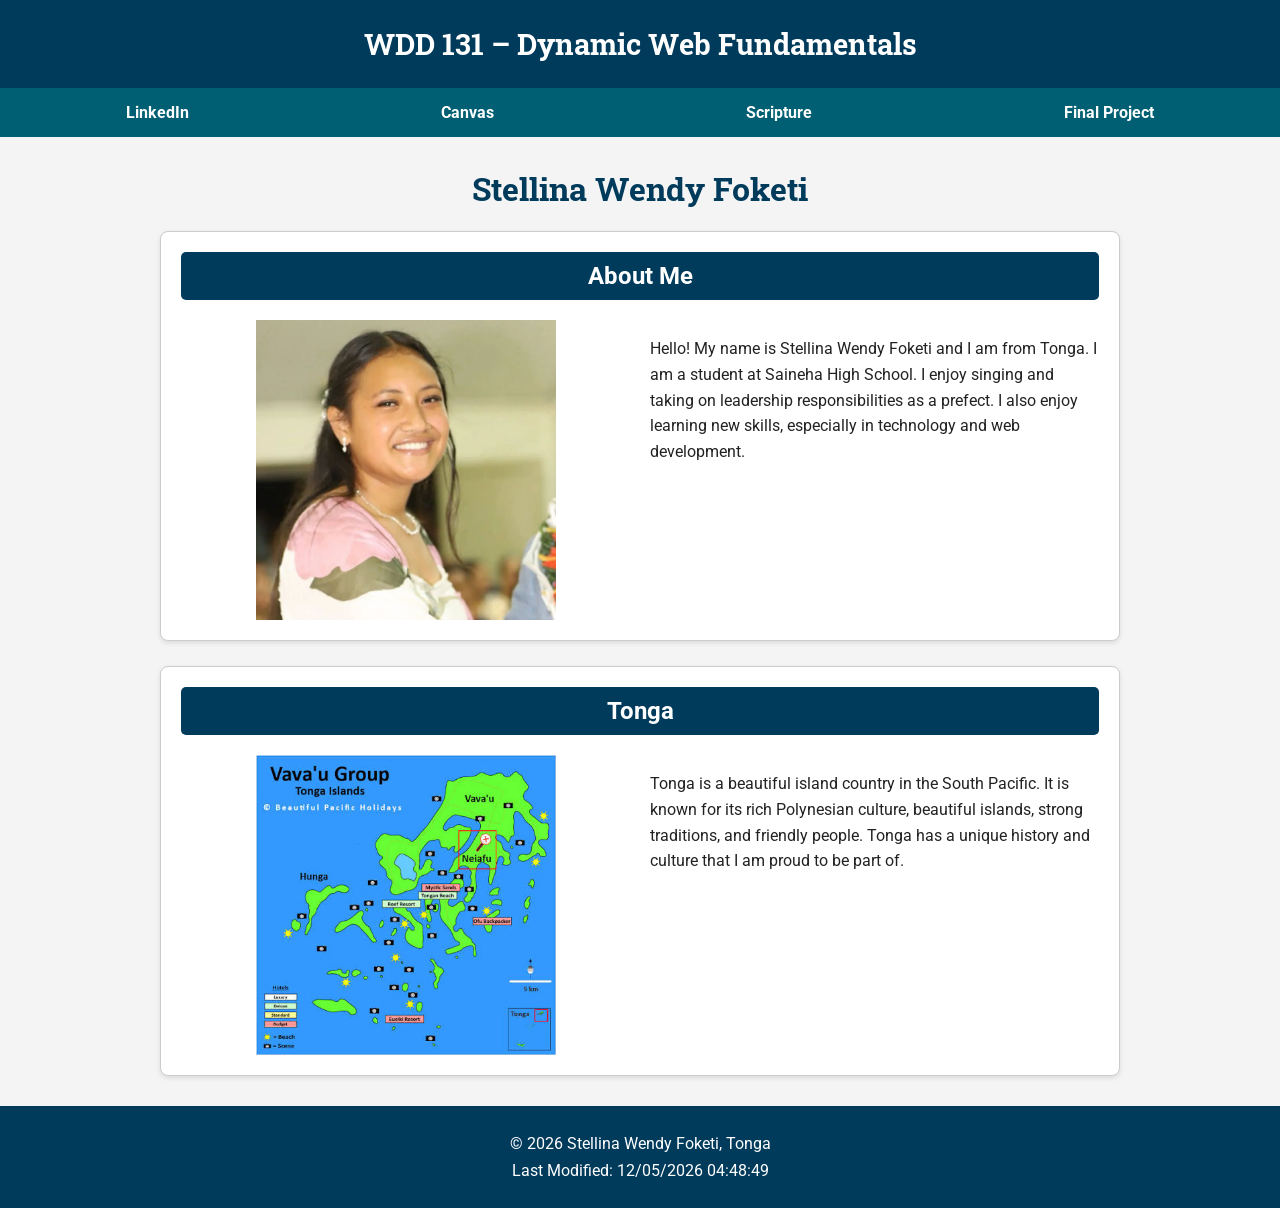
<file: index.html>
<!DOCTYPE html>
<html lang="en-US">

<head>
  <meta charset="UTF-8">
  <meta name="viewport" content="width=device-width, initial-scale=1.0">

  <title>WDD 131 – Dynamic Web Fundamentals – Stellina Wendy Foketi</title>

  <meta name="description"
    content="WDD 131 – Dynamic Web Fundamentals – Stellina Wendy Foketi. A student webpage about web development, learning, Tonga, sing, and leadership.">
    
  <meta name="author" content="Stellina Wendy Foketi">

  <!-- Google Fonts -->

<link rel="preconnect" href="https://fonts.googleapis.com"> <link rel="preconnect" href="https://fonts.gstatic.com" crossorigin> <link href="https://fonts.googleapis.com/css2?family=Roboto:wght@400;500;700&family=Roboto+Slab:wght@700&display=swap" rel="stylesheet">

<!-- External CSS file -->

<link rel="stylesheet" href="styles/base.css">

<!-- External JavaScript file -->

<script src="scripts/getdates.js" defer></script>
</head>

<body>

  <header>
    <span id="course-title">WDD 131 – Dynamic Web Fundamentals</span>

    <nav>
      <a href="https://www.linkedin.com/" target="_blank">LinkedIn</a>
      <a href="https://byupw.instructure.com/" target="_blank">Canvas</a>
      <a href="https://www.churchofjesuschrist.org/study/scriptures" target="_blank">Scripture</a>
      <a href="#">Final Project</a>
    </nav>
  </header>

  <main>

    <h1>Stellina Wendy Foketi</h1>

    <section class="card">
  <h2>About Me</h2>

  <img src="images/profile.jpg" alt="Stellina Wendy Foketi">

  <p>
    Hello! My name is Stellina Wendy Foketi and I am from Tonga.
    I am a student at Saineha High School. I enjoy singing and
    taking on leadership responsibilities as a prefect. I also enjoy
    learning new skills, especially in technology and web development.
  </p>
</section>

<section class="card">
  <h2>Tonga</h2>

  <img src="images/tonga.jpg" alt="Beautiful coastal landscape in Tonga">

  <p>
    Tonga is a beautiful island country in the South Pacific.
    It is known for its rich Polynesian culture, beautiful islands,
    strong traditions, and friendly people. Tonga has a unique history
    and culture that I am proud to be part of.
  </p>
</section>


  </main>

  <footer>
    <p>
      &copy; <span id="currentyear"></span>
      Stellina Wendy Foketi, Tonga
    </p>

    <p id="lastModified"></p>
  </footer>

</body>
</html>
</file>
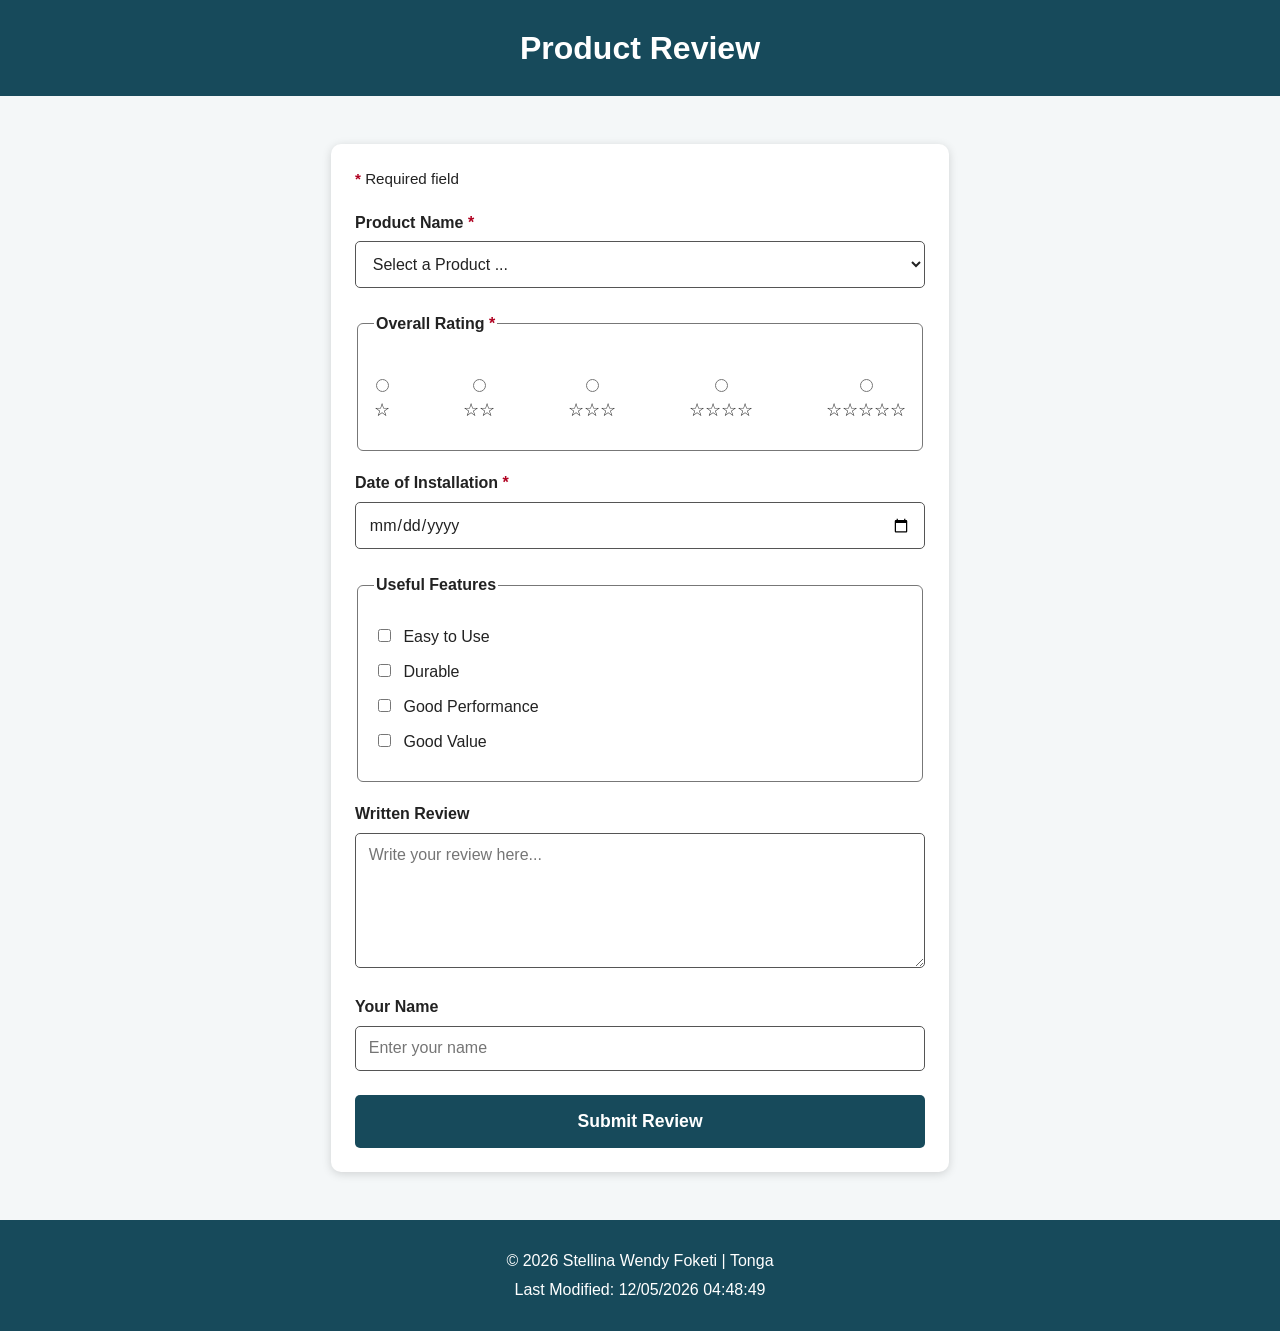
<file: form.html>
<!DOCTYPE html>
<html lang="en">
<head>
    <meta charset="UTF-8">
    <meta name="viewport" content="width=device-width, initial-scale=1.0">
    <meta name="description" content="Complete this product review form to rate a product, share useful features, and provide your feedback.">
    <meta name="author" content="Stellina Wendy Foketi">
    <title>Product Review Form</title>
    <link rel="stylesheet" href="styles/form.css">
    <script src="scripts/form.js" defer></script>
</head>

<body>
    <header>
        <h1>Product Review</h1>
    </header>

    <main>
        <form method="get" action="review.html">

            <p class="required-note">
                <span class="required">*</span> Required field
            </p>

            <div class="form-group">
                <label for="productName">
                    Product Name <span class="required">*</span>
                </label>

                <select id="productName" name="productName" required>
                    <option value="" disabled selected>Select a Product ...</option>
                </select>
            </div>

            <fieldset>
                <legend>
                    Overall Rating <span class="required">*</span>
                </legend>

                <div class="rating">
                    <label for="rating1">
                        <input
                            type="radio"
                            id="rating1"
                            name="rating"
                            value="1"
                            required>
                        ☆
                    </label>

                    <label for="rating2">
                        <input
                            type="radio"
                            id="rating2"
                            name="rating"
                            value="2"
                            required>
                        ☆☆
                    </label>

                    <label for="rating3">
                        <input
                            type="radio"
                            id="rating3"
                            name="rating"
                            value="3"
                            required>
                        ☆☆☆
                    </label>

                    <label for="rating4">
                        <input
                            type="radio"
                            id="rating4"
                            name="rating"
                            value="4"
                            required>
                        ☆☆☆☆
                    </label>

                    <label for="rating5">
                        <input
                            type="radio"
                            id="rating5"
                            name="rating"
                            value="5"
                            required>
                        ☆☆☆☆☆
                    </label>
                </div>
            </fieldset>

            <div class="form-group">
                <label for="installationDate">
                    Date of Installation <span class="required">*</span>
                </label>

                <input
                    type="date"
                    id="installationDate"
                    name="installationDate"
                    required>
            </div>

            <fieldset>
                <legend>Useful Features</legend>

                <label for="feature1">
                    <input
                        type="checkbox"
                        id="feature1"
                        name="features"
                        value="easy-to-use">
                    Easy to Use
                </label>

                <label for="feature2">
                    <input
                        type="checkbox"
                        id="feature2"
                        name="features"
                        value="durable">
                    Durable
                </label>

                <label for="feature3">
                    <input
                        type="checkbox"
                        id="feature3"
                        name="features"
                        value="good-performance">
                    Good Performance
                </label>

                <label for="feature4">
                    <input
                        type="checkbox"
                        id="feature4"
                        name="features"
                        value="good-value">
                    Good Value
                </label>
            </fieldset>

            <div class="form-group">
                <label for="writtenReview">
                    Written Review
                </label>

                <textarea
                    id="writtenReview"
                    name="writtenReview"
                    rows="6"
                    placeholder="Write your review here..."></textarea>
            </div>

            <div class="form-group">
                <label for="userName">
                    Your Name
                </label>

                <input
                    type="text"
                    id="userName"
                    name="userName"
                    placeholder="Enter your name">
            </div>

            <input
                type="submit"
                value="Submit Review">
        </form>
    </main>

    <footer>
        <p>&copy; <span id="currentyear"></span> Stellina Wendy Foketi | Tonga</p>
        <p>Last Modified: <span id="lastModified"></span></p>
    </footer>
</body>
</html>
</file>
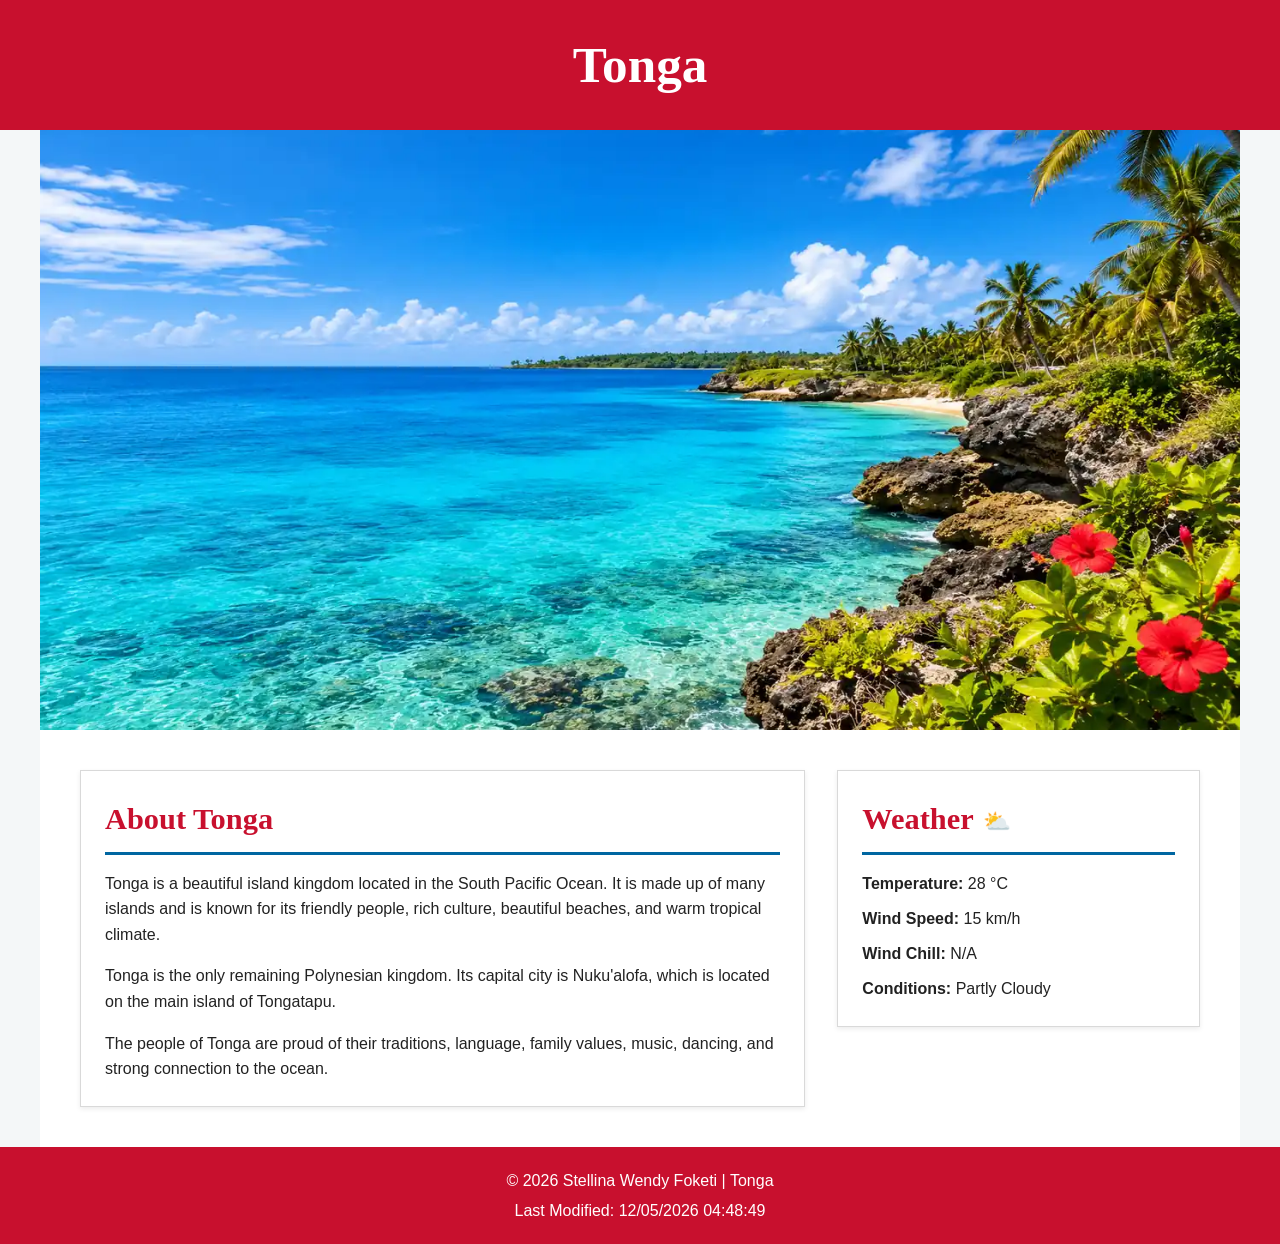
<file: place.html>
<!DOCTYPE html>
<html lang="en">
<head>
    <meta charset="UTF-8">
    <meta name="viewport" content="width=device-width, initial-scale=1.0">

    <meta name="description"
        content="Learn about Tonga, a beautiful island kingdom in the South Pacific, including its culture, location, and weather.">
    <meta name="author" content="Stellina Wendy Foketi">

    <title>Tonga | WDD 131</title>

    <link rel="stylesheet" href="styles/place.css">
    <script src="scripts/place.js" defer></script>
</head>

<body>

    <header>
        <h1>Tonga</h1>
    </header>

    <main>

        <section class="hero">
            <img
                src="images/tonga-small.webp"
                srcset="
                    images/tonga-small.webp 600w,
                    images/tonga-large.webp 1200w"
                sizes="100vw"
                width="1200"
                height="675"
                alt="Beautiful tropical coastline of Tonga"
                loading="eager">
        </section>

        <div class="content">

            <section class="card about">
                <h2>About Tonga</h2>

                <div class="about-text">
                    <p>
                        Tonga is a beautiful island kingdom located in the
                        South Pacific Ocean. It is made up of many islands
                        and is known for its friendly people, rich culture,
                        beautiful beaches, and warm tropical climate.
                    </p>

                    <p>
                        Tonga is the only remaining Polynesian kingdom.
                        Its capital city is Nuku'alofa, which is located
                        on the main island of Tongatapu.
                    </p>

                    <p>
                        The people of Tonga are proud of their traditions,
                        language, family values, music, dancing, and strong
                        connection to the ocean.
                    </p>
                </div>
            </section>

            <section class="card weather">
                <h2>Weather</h2>

                <!-- SVG is used in the mobile view -->
                <img
                    class="weather-svg"
                    src="images/weather.svg"
                    width="60"
                    height="60"
                    alt="Partly cloudy weather">

                <!-- Emoticon is displayed in the wider view -->
                <div class="weather-info">

                    <p>
                        <strong>Temperature:</strong>
                        <span id="temperature">28</span> °C
                    </p>

                    <p>
                        <strong>Wind Speed:</strong>
                        <span id="wind-speed">15</span> km/h
                    </p>

                    <p>
                        <strong>Wind Chill:</strong>
                        <span id="wind-chill">N/A</span>
                    </p>

                    <p>
                        <strong>Conditions:</strong>
                        Partly Cloudy
                    </p>

                </div>
            </section>

        </div>

    </main>

    <footer>
        <p>
            &copy; <span id="currentyear"></span>
            Stellina Wendy Foketi | Tonga
        </p>

        <p>
            Last Modified:
            <span id="lastModified"></span>
        </p>
    </footer>

</body>
</html>
</file>
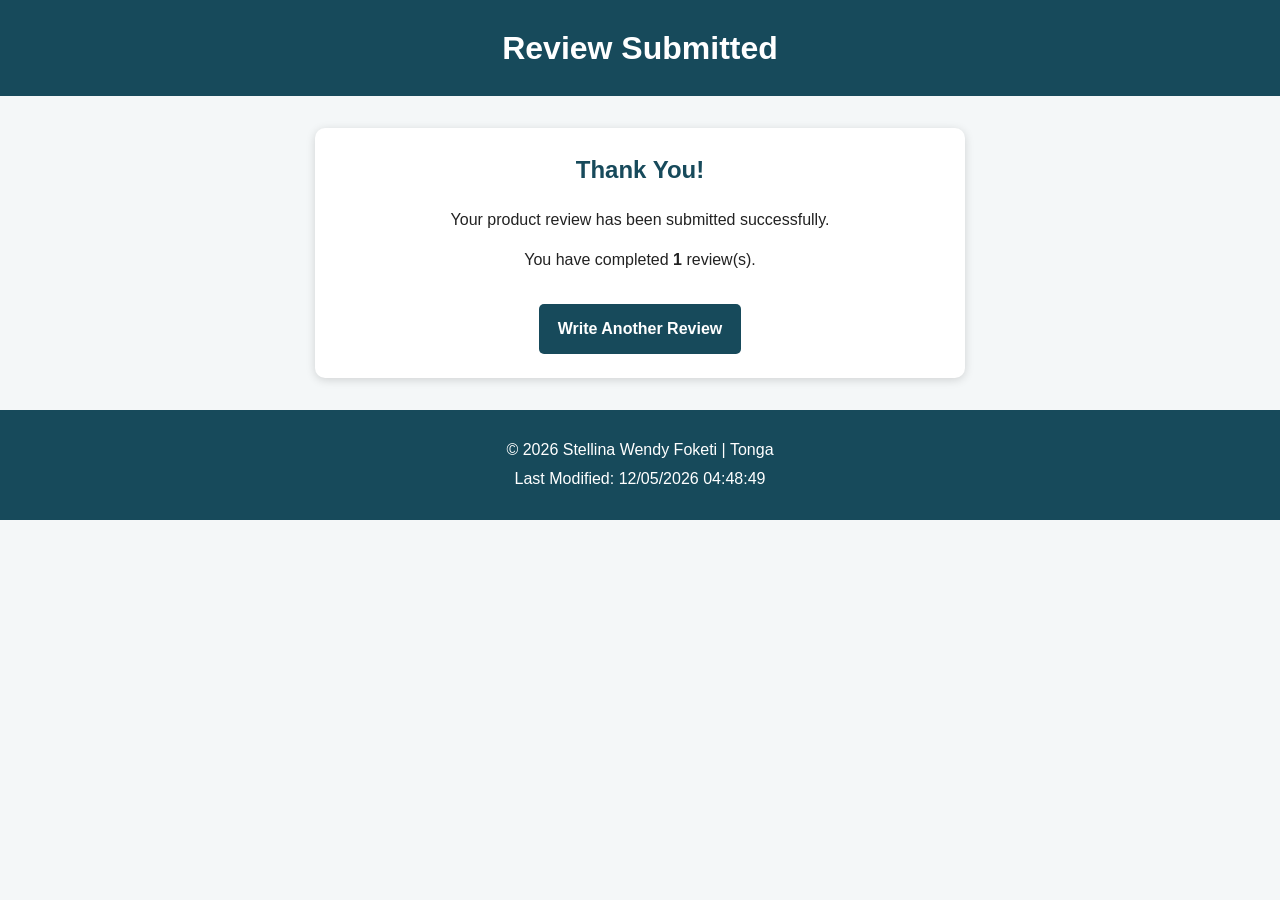
<file: review.html>
<!DOCTYPE html>
<html lang="en">
<head>
    <meta charset="UTF-8">
    <meta name="viewport" content="width=device-width, initial-scale=1.0">
    <meta name="description" content="Review submission confirmation showing the number of product reviews completed.">
    <meta name="author" content="Stellina Wendy Foketi">
    <title>Product Review Confirmation</title>
    <link rel="stylesheet" href="styles/form.css">
    <script src="scripts/review.js" defer></script>
</head>

<body>
    <header>
        <h1>Review Submitted</h1>
    </header>

    <main class="confirmation">
        <h2>Thank You!</h2>

        <p>
            Your product review has been submitted successfully.
        </p>

        <p>
            You have completed
            <strong id="reviewCounter">0</strong>
            review(s).
        </p>

        <a href="form.html" class="back-button">
            Write Another Review
        </a>
    </main>

    <footer>
        <p>&copy; <span id="currentyear"></span> Stellina Wendy Foketi | Tonga</p>
        <p>Last Modified: <span id="lastModified"></span></p>
    </footer>
</body>
</html>
</file>
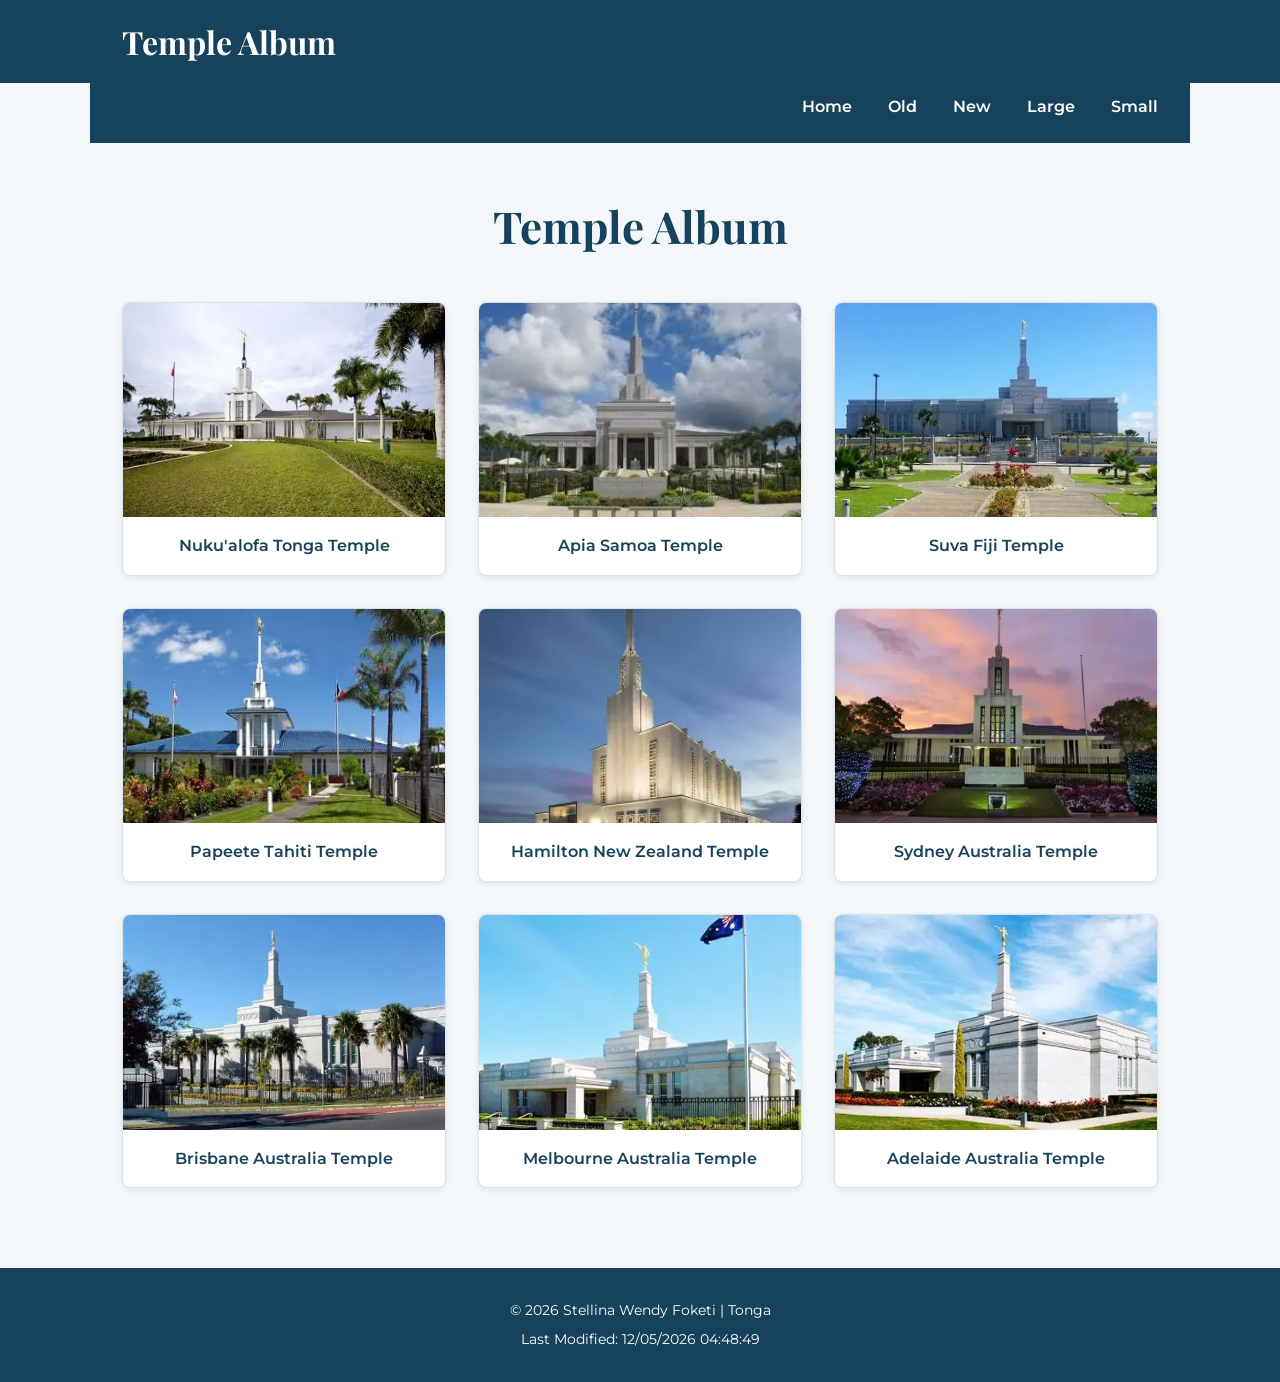
<file: temples.html>
<!DOCTYPE html>
<html lang="en-US">

<head>
    <meta charset="UTF-8">
    <meta name="viewport" content="width=device-width, initial-scale=1.0">

    <meta name="description"
        content="Temple Album featuring temples of The Church of Jesus Christ of Latter-day Saints.">
    <meta name="author" content="Stellina Wendy Foketi">

    <title>Temple Album | Stellina Wendy Foketi</title>

    <link rel="preconnect" href="https://fonts.googleapis.com">
    <link rel="preconnect" href="https://fonts.gstatic.com" crossorigin>

    <link href="https://fonts.googleapis.com/css2?family=Montserrat:wght@400;500;600;700&family=Playfair+Display:wght@600;700&display=swap"
        rel="stylesheet">

    <link rel="stylesheet" href="styles/temples.css">
    <link rel="stylesheet" href="styles/temples-large.css">

    <script src="scripts/temples.js" defer></script>
</head>

<body>

    <header>
        <div class="header-content">

            <span>Temple Album</span>

            <button id="menu-button"
                type="button"
                aria-label="Open navigation menu"
                aria-expanded="false">
                ☰
            </button>

        </div>
    </header>

    <nav id="navigation">
        <a href="#">Home</a>
        <a href="#">Old</a>
        <a href="#">New</a>
        <a href="#">Large</a>
        <a href="#">Small</a>
    </nav>

    <main>

        <h1>Temple Album</h1>

        <section class="temple-grid">

            <figure>
                <img src="images/nukualofa.jpg"
                    alt="Nuku'alofa Tonga Temple"
                    loading="lazy">
                <figcaption>Nuku'alofa Tonga Temple</figcaption>
            </figure>

            <figure>
                <img src="images/apia.jpg"
                    alt="Apia Samoa Temple"
                    loading="lazy">
                <figcaption>Apia Samoa Temple</figcaption>
            </figure>

            <figure>
                <img src="images/suva.jpg"
                    alt="Suva Fiji Temple"
                    loading="lazy">
                <figcaption>Suva Fiji Temple</figcaption>
            </figure>

            <figure>
                <img src="images/papeete.jpg"
                    alt="Papeete Tahiti Temple"
                    loading="lazy">
                <figcaption>Papeete Tahiti Temple</figcaption>
            </figure>

            <figure>
                <img src="images/hamilton.jpg"
                    alt="Hamilton New Zealand Temple"
                    loading="lazy">
                <figcaption>Hamilton New Zealand Temple</figcaption>
            </figure>

            <figure>
                <img src="images/sydney.jpg"
                    alt="Sydney Australia Temple"
                    loading="lazy">
                <figcaption>Sydney Australia Temple</figcaption>
            </figure>

            <figure>
                <img src="images/brisbane.jpg"
                    alt="Brisbane Australia Temple"
                    loading="lazy">
                <figcaption>Brisbane Australia Temple</figcaption>
            </figure>

            <figure>
                <img src="images/melbourne.jpg"
                    alt="Melbourne Australia Temple"
                    loading="lazy">
                <figcaption>Melbourne Australia Temple</figcaption>
            </figure>

            <figure>
                <img src="images/adelaide.jpg"
                    alt="Adelaide Australia Temple"
                    loading="lazy">
                <figcaption>Adelaide Australia Temple</figcaption>
            </figure>

        </section>

    </main>

    <footer>

        <p>
            &copy; <span id="currentyear"></span>
            Stellina Wendy Foketi | Tonga
        </p>

        <p id="lastModified"></p>

    </footer>

</body>

</html>
</file>
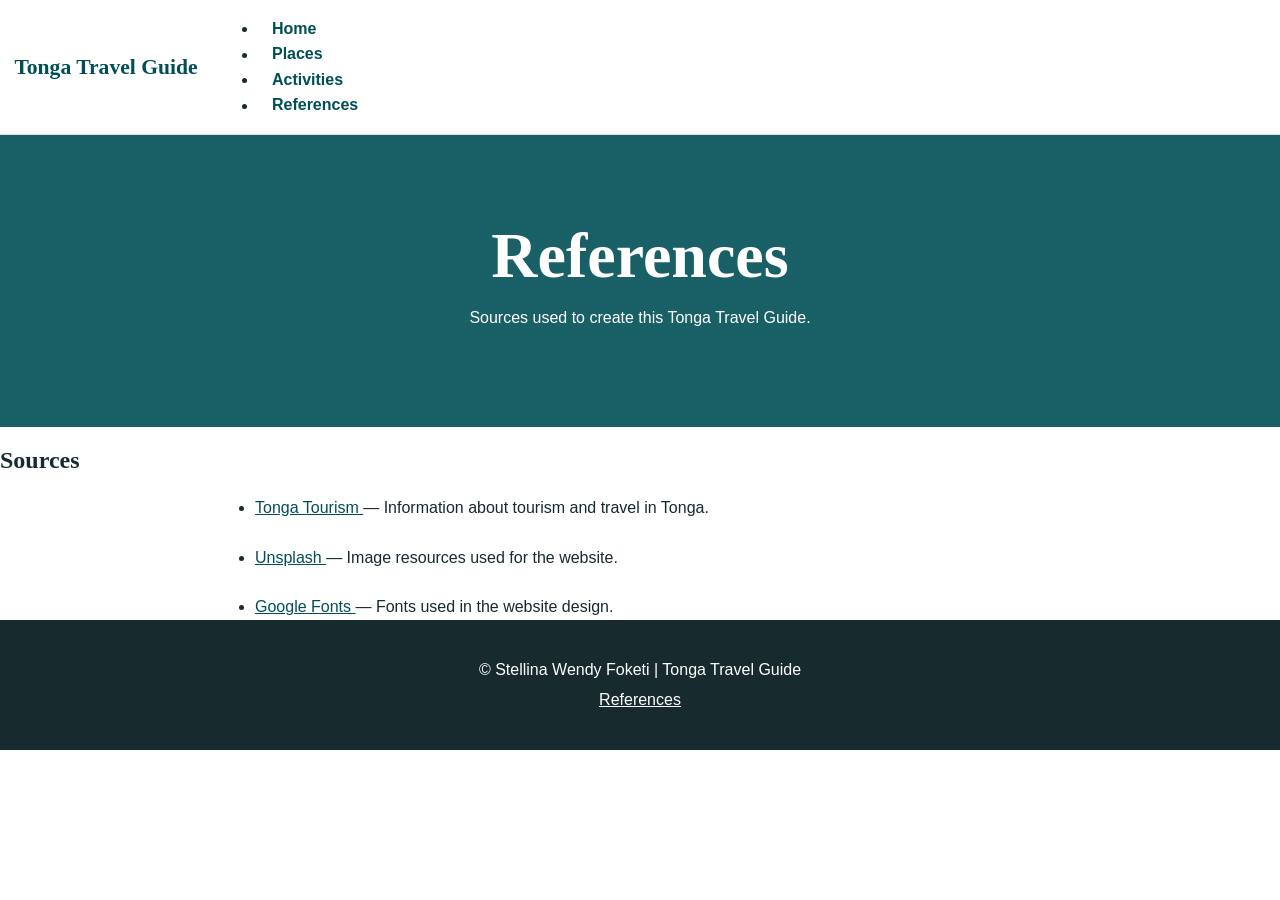
<file: project/references.html>
<!DOCTYPE html>
<html lang="en">
<head>
    <meta charset="UTF-8">
    <meta name="viewport" content="width=device-width, initial-scale=1.0">
    <meta name="description" content="References and sources used for the Tonga Travel Guide.">
    <meta name="author" content="Stellina Wendy Foketi">
    <title>References | Tonga Travel Guide</title>

    <link rel="stylesheet" href="styles/project.css">
    <script src="scripts/project.js" defer></script>
</head>

<body>
    <header>
        <nav class="navbar">
            <a class="logo" href="index.html">Tonga Travel Guide</a>

            <button class="menu-button" aria-label="Open navigation menu">
                ☰
            </button>

            <ul class="nav-links">
                <li><a href="index.html">Home</a></li>
                <li><a href="places.html">Places</a></li>
                <li><a href="activities.html">Activities</a></li>
                <li><a href="references.html">References</a></li>
            </ul>
        </nav>
    </header>

    <main>
        <section class="page-banner">
            <h1>References</h1>
            <p>Sources used to create this Tonga Travel Guide.</p>
        </section>

        <section class="content-section">
            <h2>Sources</h2>

            <ul class="reference-list">
                <li>
                    <a href="https://www.tongatourism.travel/" target="_blank" rel="noopener">
                        Tonga Tourism
                    </a>
                    — Information about tourism and travel in Tonga.
                </li>

                <li>
                    <a href="https://unsplash.com/" target="_blank" rel="noopener">
                        Unsplash
                    </a>
                    — Image resources used for the website.
                </li>

                <li>
                    <a href="https://fonts.google.com/" target="_blank" rel="noopener">
                        Google Fonts
                    </a>
                    — Fonts used in the website design.
                </li>
            </ul>
        </section>
    </main>

    <footer>
        <p>&copy; <span id="currentyear"></span> Stellina Wendy Foketi | Tonga Travel Guide</p>
        <p><a href="references.html">References</a></p>
    </footer>
</body>
</html>
</file>
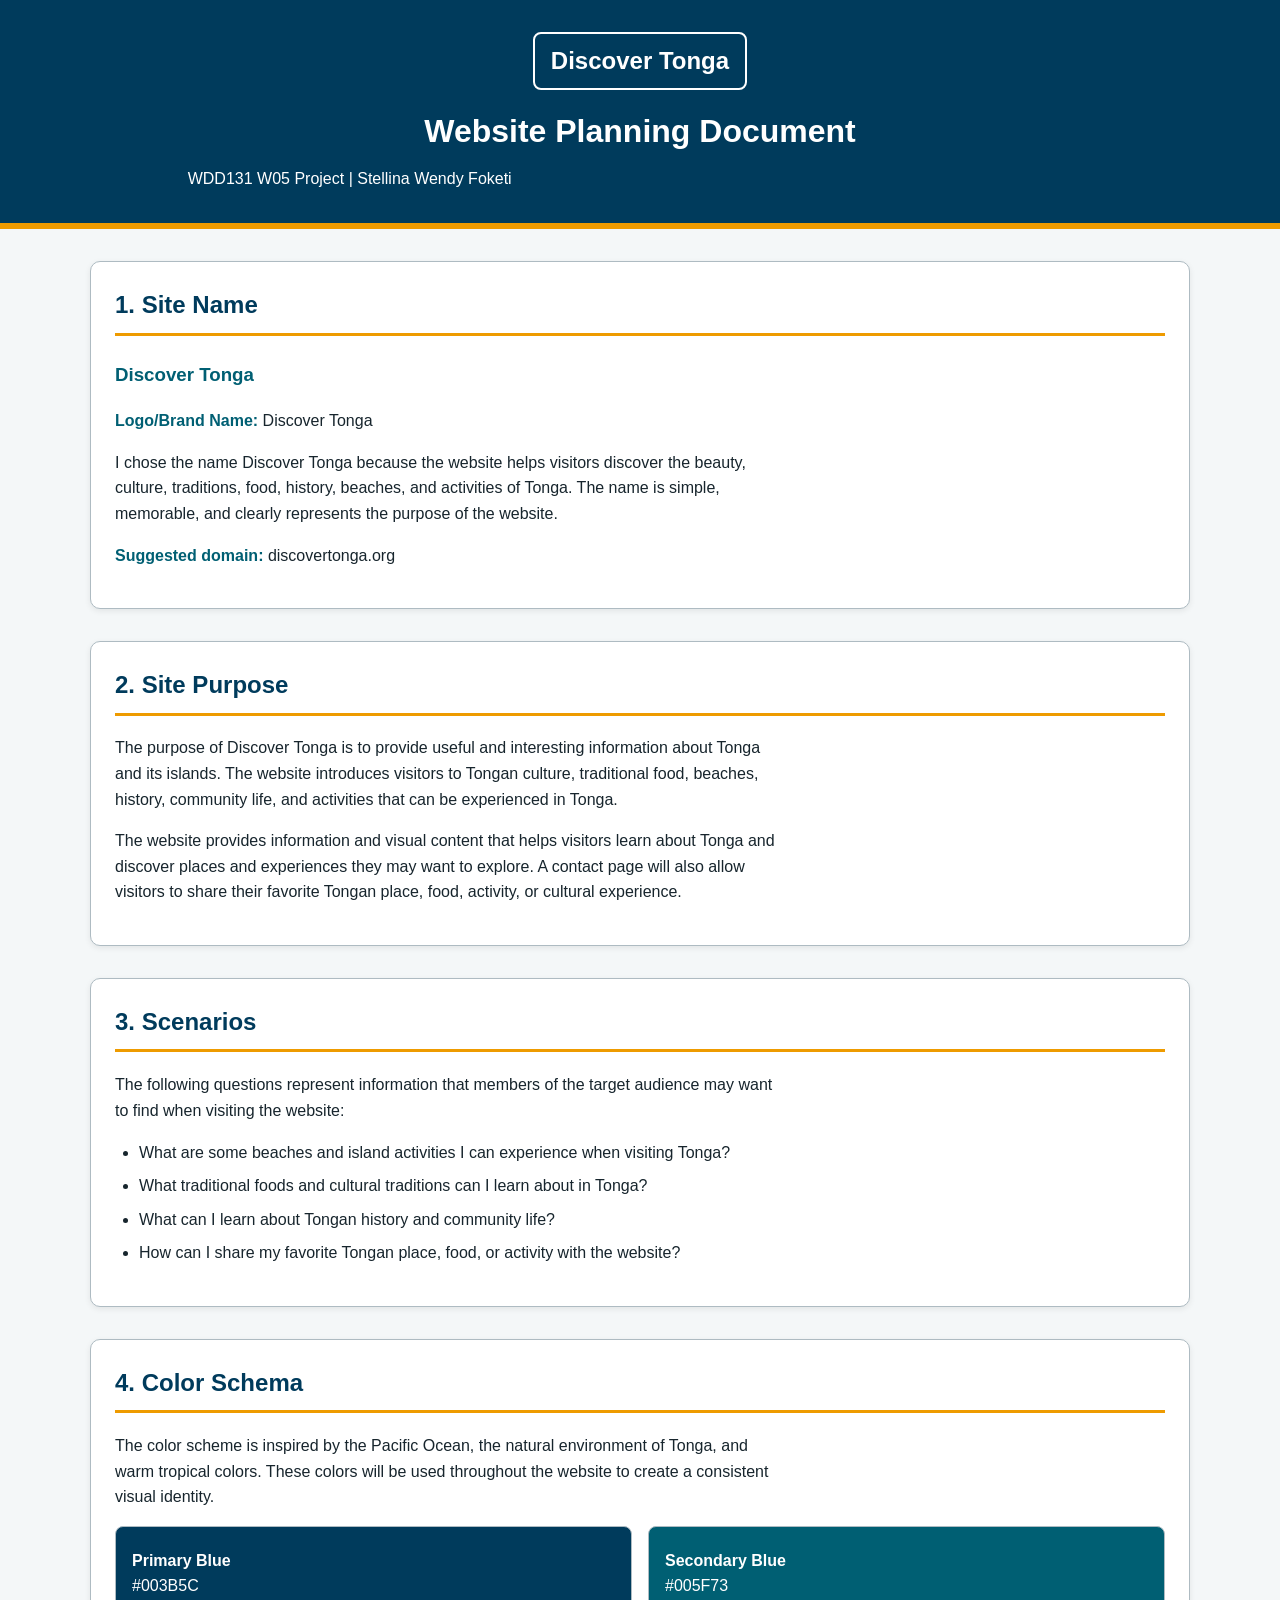
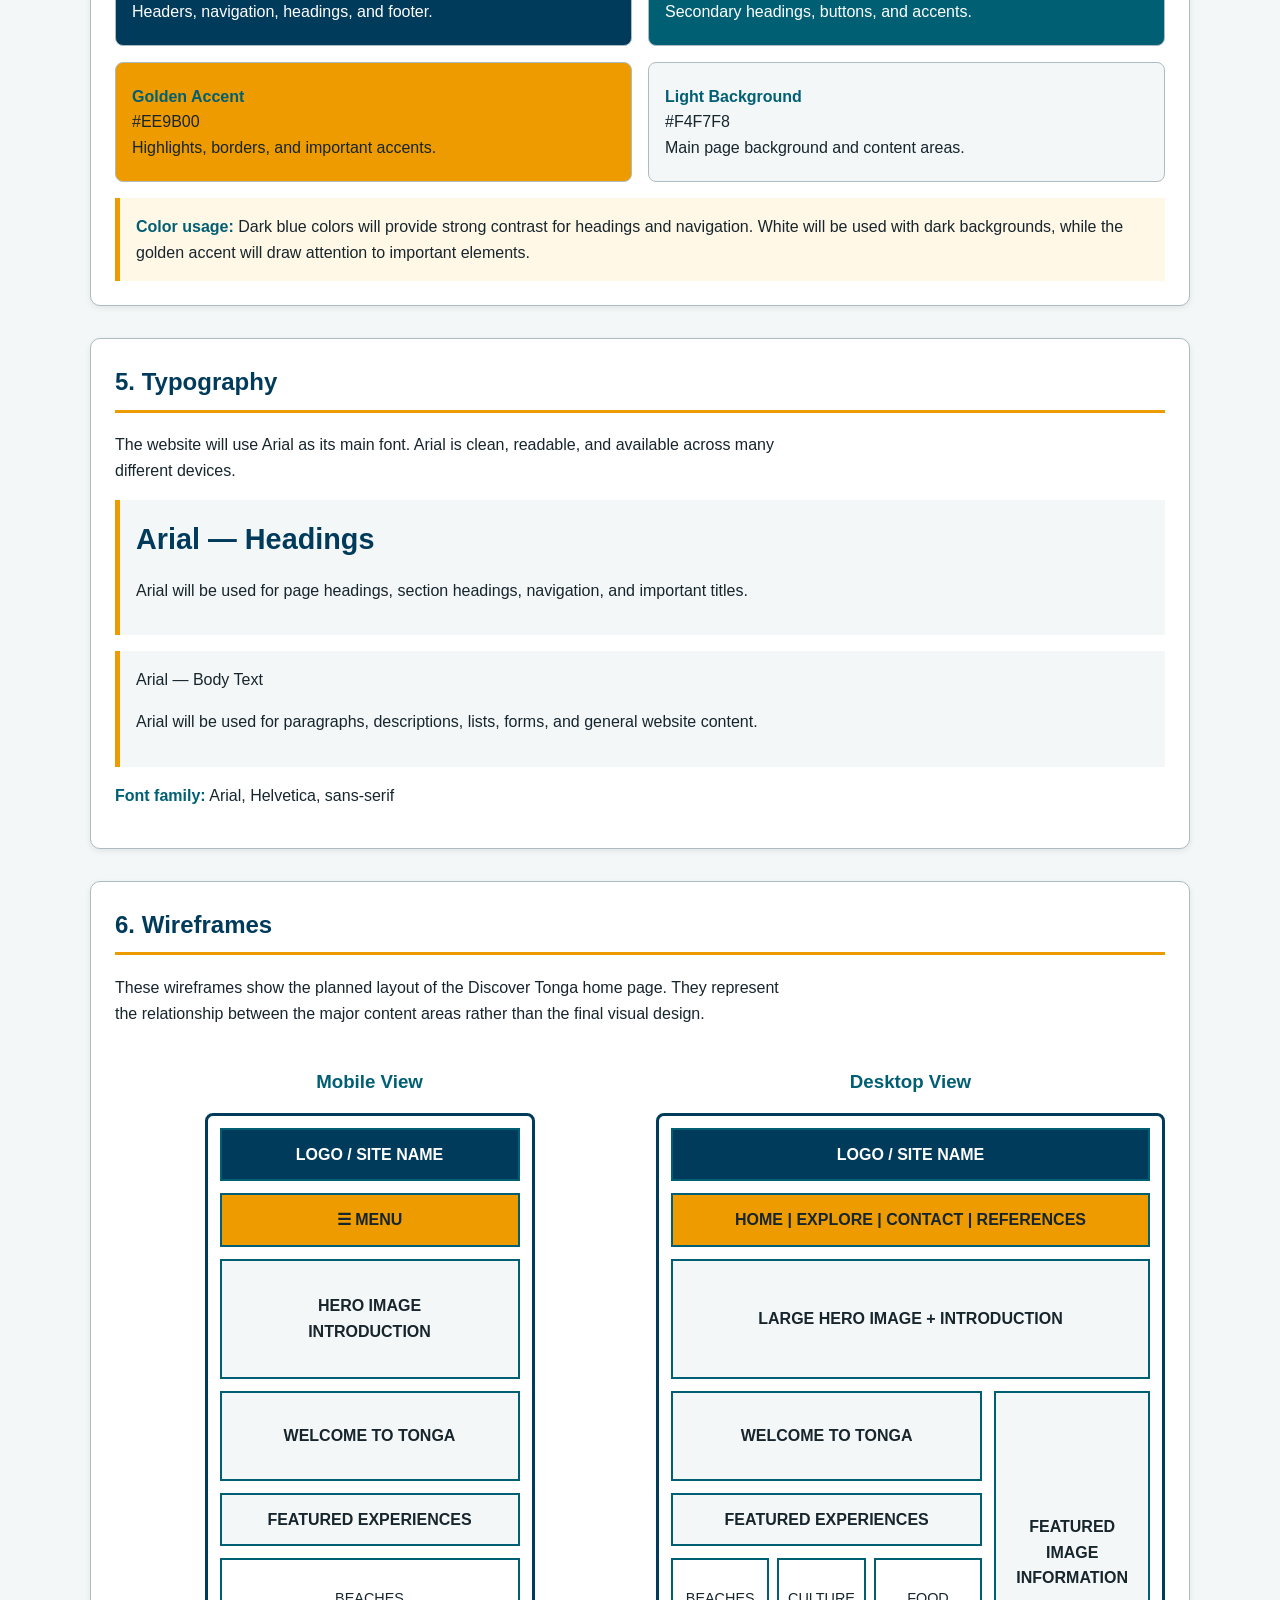
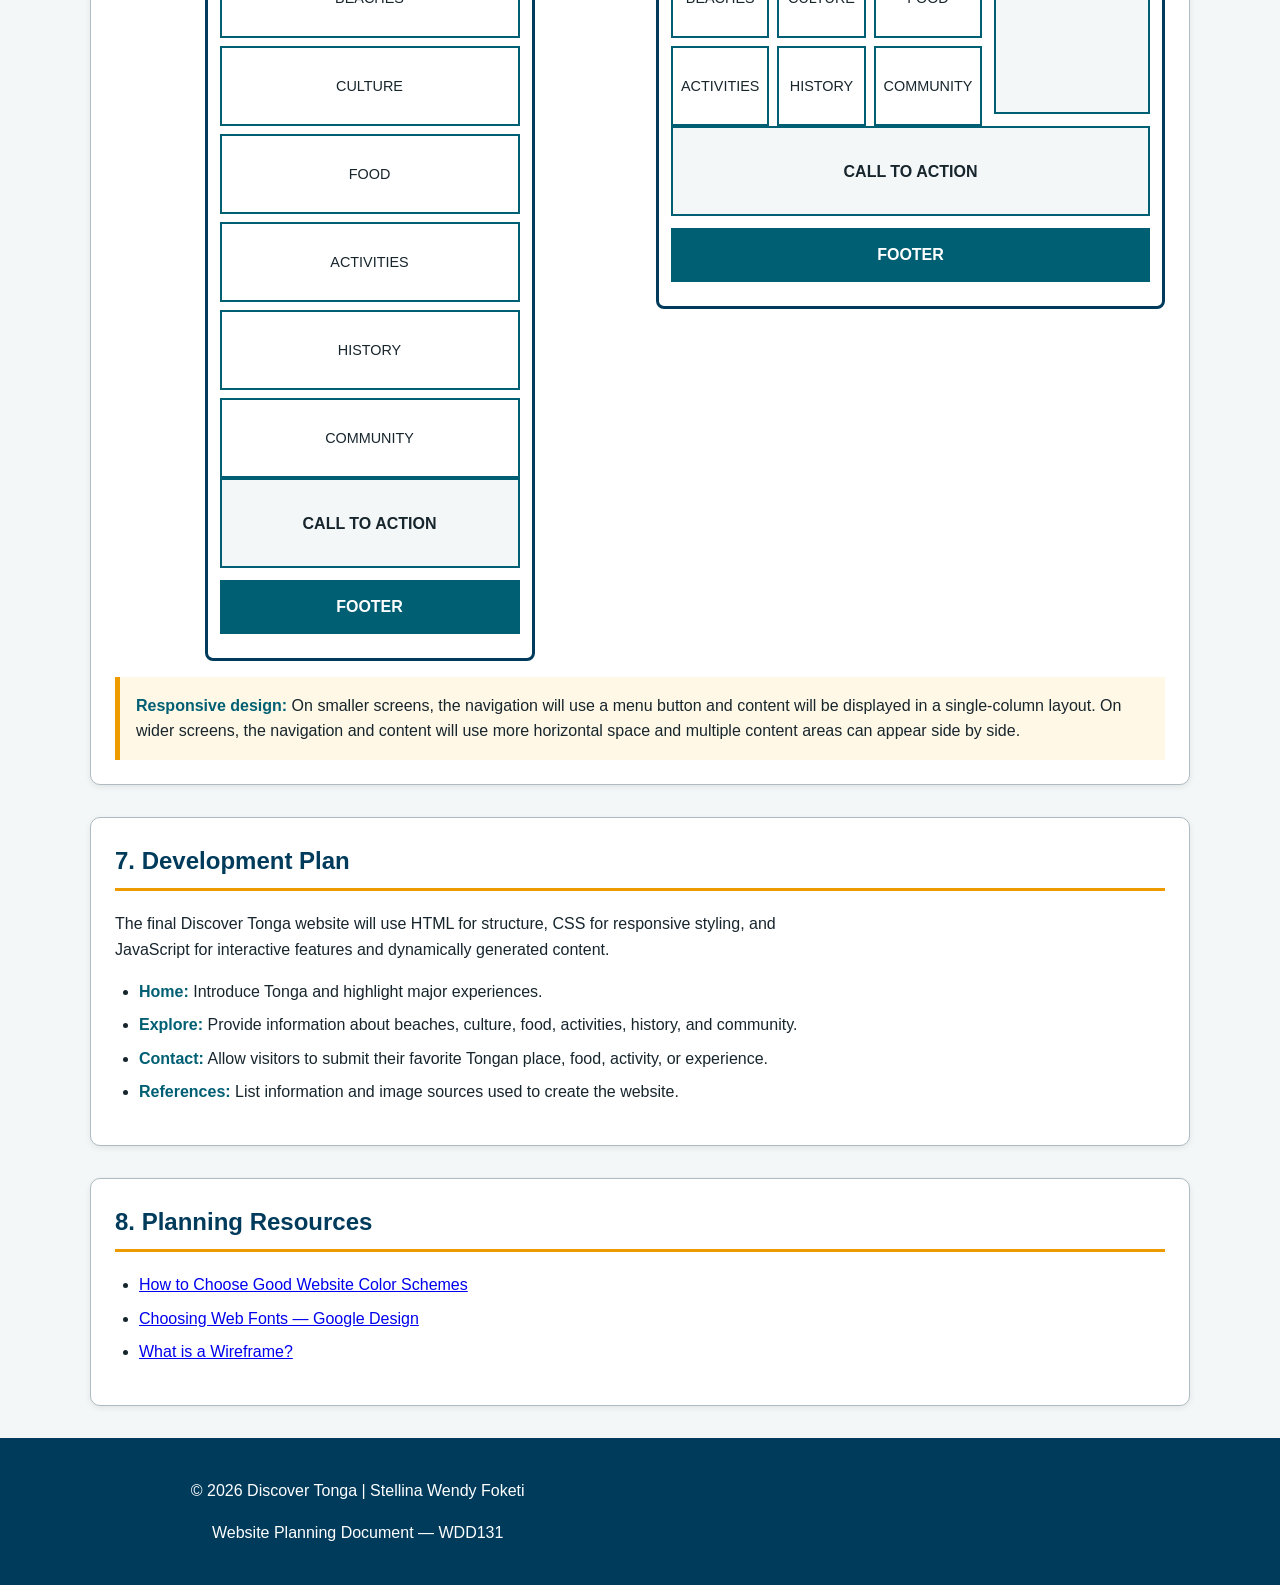
<file: project/siteplan.html>
<!DOCTYPE html>
<html lang="en">
<head>
    <meta charset="UTF-8">
    <meta name="viewport" content="width=device-width, initial-scale=1.0">

    <meta name="description"
        content="Discover Tonga website planning document covering the site's purpose, audience, colors, typography, and wireframes.">

    <meta name="author" content="Stellina Wendy Foketi">

    <title>Discover Tonga | Website Planning Document</title>

    <link rel="stylesheet" href="styles/siteplan.css">
</head>

<body>

    <header>
        <a class="logo" href="index.html">Discover Tonga</a>

        <h1>Website Planning Document</h1>

        <p>WDD131 W05 Project | Stellina Wendy Foketi</p>
    </header>

    <main>

        <section>
            <h2>1. Site Name</h2>

            <h3>Discover Tonga</h3>

            <p>
                <strong>Logo/Brand Name:</strong> Discover Tonga
            </p>

            <p>
                I chose the name Discover Tonga because the website helps
                visitors discover the beauty, culture, traditions, food,
                history, beaches, and activities of Tonga. The name is simple,
                memorable, and clearly represents the purpose of the website.
            </p>

            <p>
                <strong>Suggested domain:</strong> discovertonga.org
            </p>
        </section>

        <section>
            <h2>2. Site Purpose</h2>

            <p>
                The purpose of Discover Tonga is to provide useful and
                interesting information about Tonga and its islands. The
                website introduces visitors to Tongan culture, traditional
                food, beaches, history, community life, and activities that
                can be experienced in Tonga.
            </p>

            <p>
                The website provides information and visual content that helps
                visitors learn about Tonga and discover places and experiences
                they may want to explore. A contact page will also allow
                visitors to share their favorite Tongan place, food, activity,
                or cultural experience.
            </p>
        </section>

        <section>
            <h2>3. Scenarios</h2>

            <p>
                The following questions represent information that members of
                the target audience may want to find when visiting the website:
            </p>

            <ul>
                <li>
                    What are some beaches and island activities I can
                    experience when visiting Tonga?
                </li>

                <li>
                    What traditional foods and cultural traditions can I
                    learn about in Tonga?
                </li>

                <li>
                    What can I learn about Tongan history and community life?
                </li>

                <li>
                    How can I share my favorite Tongan place, food, or
                    activity with the website?
                </li>
            </ul>
        </section>

        <section>
            <h2>4. Color Schema</h2>

            <p>
                The color scheme is inspired by the Pacific Ocean, the natural
                environment of Tonga, and warm tropical colors. These colors
                will be used throughout the website to create a consistent
                visual identity.
            </p>

            <div class="color-grid">

                <div class="color-box primary-color">
                    <strong>Primary Blue</strong>
                    <span>#003B5C</span>
                    <span>Headers, navigation, headings, and footer.</span>
                </div>

                <div class="color-box secondary-color">
                    <strong>Secondary Blue</strong>
                    <span>#005F73</span>
                    <span>Secondary headings, buttons, and accents.</span>
                </div>

                <div class="color-box accent-color">
                    <strong>Golden Accent</strong>
                    <span>#EE9B00</span>
                    <span>Highlights, borders, and important accents.</span>
                </div>

                <div class="color-box background-color">
                    <strong>Light Background</strong>
                    <span>#F4F7F8</span>
                    <span>Main page background and content areas.</span>
                </div>

            </div>

            <div class="notes">
                <strong>Color usage:</strong>
                Dark blue colors will provide strong contrast for headings and
                navigation. White will be used with dark backgrounds, while
                the golden accent will draw attention to important elements.
            </div>
        </section>

        <section>
            <h2>5. Typography</h2>

            <p>
                The website will use Arial as its main font. Arial is clean,
                readable, and available across many different devices.
            </p>

            <div class="typography-example">
                <div class="heading-font">
                    Arial — Headings
                </div>

                <p>
                    Arial will be used for page headings, section headings,
                    navigation, and important titles.
                </p>
            </div>

            <div class="typography-example">
                <div class="body-font">
                    Arial — Body Text
                </div>

                <p>
                    Arial will be used for paragraphs, descriptions, lists,
                    forms, and general website content.
                </p>
            </div>

            <p>
                <strong>Font family:</strong>
                Arial, Helvetica, sans-serif
            </p>
        </section>

        <section>
            <h2>6. Wireframes</h2>

            <p>
                These wireframes show the planned layout of the Discover Tonga
                home page. They represent the relationship between the major
                content areas rather than the final visual design.
            </p>

            <div class="wireframes">

                <div class="wireframe-container">
                    <h3>Mobile View</h3>

                    <div class="wireframe mobile-wireframe">

                        <div class="wf-box wf-header">
                            LOGO / SITE NAME
                        </div>

                        <div class="wf-box wf-nav">
                            ☰ MENU
                        </div>

                        <div class="wf-box wf-hero">
                            HERO IMAGE<br>
                            INTRODUCTION
                        </div>

                        <div class="wf-box wf-content">
                            WELCOME TO TONGA
                        </div>

                        <div class="wf-box">
                            FEATURED EXPERIENCES
                        </div>

                        <div class="wf-cards">

                            <div class="wf-card">BEACHES</div>

                            <div class="wf-card">CULTURE</div>

                            <div class="wf-card">FOOD</div>

                            <div class="wf-card">ACTIVITIES</div>

                            <div class="wf-card">HISTORY</div>

                            <div class="wf-card">COMMUNITY</div>

                        </div>

                        <div class="wf-box wf-content">
                            CALL TO ACTION
                        </div>

                        <div class="wf-box wf-footer">
                            FOOTER
                        </div>

                    </div>
                </div>

                <div class="wireframe-container">
                    <h3>Desktop View</h3>

                    <div class="wireframe desktop-wireframe">

                        <div class="wf-box wf-header">
                            LOGO / SITE NAME
                        </div>

                        <div class="wf-box wf-nav">
                            HOME | EXPLORE | CONTACT | REFERENCES
                        </div>

                        <div class="wf-box wf-hero">
                            LARGE HERO IMAGE + INTRODUCTION
                        </div>

                        <div class="wf-content-area">

                            <div>

                                <div class="wf-box wf-content">
                                    WELCOME TO TONGA
                                </div>

                                <div class="wf-box">
                                    FEATURED EXPERIENCES
                                </div>

                                <div class="wf-cards">

                                    <div class="wf-card">
                                        BEACHES
                                    </div>

                                    <div class="wf-card">
                                        CULTURE
                                    </div>

                                    <div class="wf-card">
                                        FOOD
                                    </div>

                                    <div class="wf-card">
                                        ACTIVITIES
                                    </div>

                                    <div class="wf-card">
                                        HISTORY
                                    </div>

                                    <div class="wf-card">
                                        COMMUNITY
                                    </div>

                                </div>

                            </div>

                            <div class="wf-box wf-content">
                                FEATURED IMAGE<br>
                                INFORMATION
                            </div>

                        </div>

                        <div class="wf-box wf-content">
                            CALL TO ACTION
                        </div>

                        <div class="wf-box wf-footer">
                            FOOTER
                        </div>

                    </div>
                </div>

            </div>

            <div class="notes">
                <strong>Responsive design:</strong>
                On smaller screens, the navigation will use a menu button and
                content will be displayed in a single-column layout. On wider
                screens, the navigation and content will use more horizontal
                space and multiple content areas can appear side by side.
            </div>
        </section>

        <section>
            <h2>7. Development Plan</h2>

            <p>
                The final Discover Tonga website will use HTML for structure,
                CSS for responsive styling, and JavaScript for interactive
                features and dynamically generated content.
            </p>

            <ul>
                <li>
                    <strong>Home:</strong> Introduce Tonga and highlight
                    major experiences.
                </li>

                <li>
                    <strong>Explore:</strong> Provide information about
                    beaches, culture, food, activities, history, and
                    community.
                </li>

                <li>
                    <strong>Contact:</strong> Allow visitors to submit their
                    favorite Tongan place, food, activity, or experience.
                </li>

                <li>
                    <strong>References:</strong> List information and image
                    sources used to create the website.
                </li>
            </ul>
        </section>

        <section>
            <h2>8. Planning Resources</h2>

            <ul>
                <li>
                    <a href="https://www.websitebuilderexpert.com/designing-websites/how-to-choose-color-for-your-website/"
                        target="_blank"
                        rel="noopener">
                        How to Choose Good Website Color Schemes
                    </a>
                </li>

                <li>
                    <a href="https://design.google/library/choosing-web-fonts-beginners-guide/"
                        target="_blank"
                        rel="noopener">
                        Choosing Web Fonts — Google Design
                    </a>
                </li>

                <li>
                    <a href="https://youtu.be/T0vt3nLZKks"
                        target="_blank"
                        rel="noopener">
                        What is a Wireframe?
                    </a>
                </li>
            </ul>
        </section>

    </main>

    <footer>
        <p>
            &copy; <span id="currentyear"></span>
            Discover Tonga | Stellina Wendy Foketi
        </p>

        <p>
            Website Planning Document — WDD131
        </p>
    </footer>

    <script>
        document.getElementById("currentyear").textContent =
            new Date().getFullYear();
    </script>

</body>
</html>
</file>
<file: styles/base.css>
:root {
  --primary-color: #003b5c;
  --secondary-color: #005f73;
  --accent-color: #ee9b00;
  --background-color: #f4f4f4;
  --text-color: #222;
  --white: #ffffff;
}

* {
  box-sizing: border-box;
}

body {
  margin: 0;
  font-family: 'Roboto', sans-serif;
  color: var(--text-color);
  background-color: var(--background-color);
}

header {
  background-color: var(--primary-color);
  color: var(--white);
}

#course-title {
  display: block;
  text-align: center;
  padding: 25px 10px;
  font-family: 'Roboto Slab', serif;
  font-size: 1.8rem;
  font-weight: 700;
}

nav {
  display: flex;
  justify-content: space-around;
  align-items: center;
  background-color: var(--secondary-color);
}

nav a {
  color: var(--white);
  text-decoration: none;
  padding: 15px 20px;
  font-weight: 700;
  transition: background-color 0.3s, color 0.3s;
}

nav a:hover {
  background-color: var(--accent-color);
  color: #000;
}

main {
  max-width: 1000px;
  margin: 30px auto;
  padding: 0 20px;
}

h1 {
  text-align: center;
  font-family: 'Roboto Slab', serif;
  color: var(--primary-color);
}

.card {
  display: grid;
  grid-template-columns: 1fr 1fr;
  gap: 20px;
  background-color: var(--white);
  border: 1px solid #ccc;
  border-radius: 8px;
  padding: 20px;
  margin-bottom: 25px;
  box-shadow: 0 2px 5px rgba(0, 0, 0, 0.1);
}

.card h2 {
  grid-column: 1 / -1;
  text-align: center;
  background-color: var(--primary-color);
  color: var(--white);
  padding: 10px;
  margin: 0;
  border-radius: 5px;
}

.card img {
  width: 100%;
  max-width: 300px;
  height: auto;
  display: block;
  margin: auto;
}

.card p {
  line-height: 1.6;
}

footer {
  text-align: center;
  background-color: var(--primary-color);
  color: var(--white);
  padding: 20px;
  margin-top: 30px;
}

footer p {
  margin: 8px;
}

@media (max-width: 600px) {
  nav {
    flex-direction: column;
  }

  nav a {
    width: 100%;
    text-align: center;
  }

  .card {
    grid-template-columns: 1fr;
  }
}
</file>
<file: styles/form.css>
* {
    box-sizing: border-box;
}

body {
    margin: 0;
    font-family: Arial, Helvetica, sans-serif;
    background-color: #f4f7f8;
    color: #222222;
    line-height: 1.5;
}

header {
    background-color: #174a5b;
    color: #ffffff;
    text-align: center;
    padding: 1.5rem;
}

header h1 {
    margin: 0;
    font-size: 2rem;
}

main {
    max-width: 650px;
    margin: 2rem auto;
    padding: 1rem;
}

form,
.confirmation {
    background-color: #ffffff;
    padding: 1.5rem;
    border-radius: 10px;
    box-shadow: 0 2px 10px rgba(0, 0, 0, 0.15);
}

.required-note {
    margin-top: 0;
    font-size: 0.95rem;
}

.required {
    color: #b00020;
    font-weight: bold;
}

.form-group {
    margin-top: 1.25rem;
}

label,
legend {
    font-weight: bold;
}

.form-group > label {
    display: block;
    margin-bottom: 0.4rem;
}

select,
input[type="date"],
input[type="text"],
textarea {
    width: 100%;
    padding: 0.8rem;
    border: 1px solid #555555;
    border-radius: 5px;
    font-size: 1rem;
    font-family: inherit;
    background-color: #ffffff;
    color: #222222;
}

select:focus,
input:focus,
textarea:focus {
    outline: 3px solid #8cc8d9;
    outline-offset: 2px;
}

fieldset {
    margin-top: 1.5rem;
    border: 1px solid #777777;
    border-radius: 6px;
    padding: 1rem;
}

.rating {
    display: flex;
    justify-content: space-between;
    gap: 0.5rem;
    margin-top: 1rem;
}

.rating label {
    text-align: center;
    font-size: 1.1rem;
}

.rating input {
    display: block;
    margin: 0 auto 0.3rem;
}

fieldset label {
    display: block;
    margin: 0.7rem 0;
    font-weight: normal;
}

input[type="checkbox"] {
    margin-right: 0.5rem;
}

textarea {
    resize: vertical;
    min-height: 120px;
}

input[type="submit"] {
    width: 100%;
    margin-top: 1.5rem;
    padding: 1rem;
    background-color: #174a5b;
    color: #ffffff;
    border: none;
    border-radius: 5px;
    font-size: 1.1rem;
    font-weight: bold;
    cursor: pointer;
}

input[type="submit"]:hover {
    background-color: #0e3542;
}

input[type="submit"]:focus {
    outline: 3px solid #8cc8d9;
    outline-offset: 2px;
}

.confirmation {
    text-align: center;
}

.confirmation h2 {
    margin-top: 0;
    color: #174a5b;
}

.back-button {
    display: inline-block;
    margin-top: 1rem;
    padding: 0.8rem 1.2rem;
    background-color: #174a5b;
    color: #ffffff;
    text-decoration: none;
    border-radius: 5px;
    font-weight: bold;
}

.back-button:hover {
    background-color: #0e3542;
}

.back-button:focus {
    outline: 3px solid #8cc8d9;
    outline-offset: 2px;
}

footer {
    margin-top: 2rem;
    padding: 1.5rem;
    background-color: #174a5b;
    color: #ffffff;
    text-align: center;
}

footer p {
    margin: 0.3rem;
}

@media screen and (max-width: 600px) {
    main {
        margin: 1rem auto;
        padding: 0.75rem;
    }

    form,
    .confirmation {
        padding: 1rem;
    }

    header h1 {
        font-size: 1.6rem;
    }

    .rating {
        flex-direction: column;
        align-items: flex-start;
    }

    .rating label {
        display: flex;
        align-items: center;
        gap: 0.5rem;
    }

    .rating input {
        margin: 0;
    }
}
</file>
<file: styles/place.css>
/* =========================================
   W03 Country Page - Tonga
   Author: Stellina Wendy Foketi
========================================= */

/* =========================================
   Global CSS Variables
========================================= */

:root {
    --primary-color: #c8102e;
    --secondary-color: #ffffff;
    --accent-color: #0066a1;
    --dark-color: #222222;
    --light-color: #f4f7f8;
    --border-color: #d9d9d9;

    --heading-font: Georgia, "Times New Roman", serif;
    --body-font: Arial, Helvetica, sans-serif;
}

/* =========================================
   Reset / Global Styles
========================================= */

* {
    box-sizing: border-box;
}

html {
    font-size: 16px;
}

body {
    margin: 0;
    font-family: var(--body-font);
    color: var(--dark-color);
    background-color: var(--light-color);
    line-height: 1.6;
}

img {
    max-width: 100%;
    height: auto;
}

/* =========================================
   Header
========================================= */

header {
    background-color: var(--primary-color);
    color: var(--secondary-color);
    text-align: center;
    padding: 1rem;
}

header h1 {
    margin: 0;
    font-family: var(--heading-font);
    font-size: 2.2rem;
}

/* =========================================
   Main
========================================= */

main {
    max-width: 1200px;
    margin: 0 auto;
    background-color: var(--secondary-color);
}

/* =========================================
   Hero Image
========================================= */

.hero {
    width: 100%;
    overflow: hidden;
}

.hero img {
    display: block;
    width: 100%;
    height: auto;
    object-fit: cover;
}

/* =========================================
   Content
========================================= */

.content {
    display: grid;
    grid-template-columns: 1fr;
    gap: 1.25rem;
    padding: 1rem;
}

.card {
    background-color: var(--secondary-color);
    border: 1px solid var(--border-color);
    padding: 1.25rem;
    box-shadow: 0 2px 5px rgba(0, 0, 0, 0.08);
}

.card h2 {
    margin-top: 0;
    margin-bottom: 1rem;
    padding-bottom: 0.5rem;
    color: var(--primary-color);
    font-family: var(--heading-font);
    font-size: 1.7rem;
    border-bottom: 3px solid var(--accent-color);
}

.card p {
    margin: 0 0 1rem;
}

.card p:last-child {
    margin-bottom: 0;
}

/* =========================================
   Weather
========================================= */

/* Mobile view uses the SVG */
.weather-svg {
    display: block;
    width: 60px;
    height: 60px;
    margin: 0 auto 1rem;
}

.weather-info {
    text-align: center;
}

.weather-info p {
    margin: 0.6rem 0;
}

/* =========================================
   Footer
========================================= */

footer {
    background-color: var(--primary-color);
    color: var(--secondary-color);
    text-align: center;
    padding: 1rem;
}

footer p {
    margin: 0.3rem 0;
}

/* =========================================
   Wider View
========================================= */

@media screen and (min-width: 700px) {

    header {
        padding: 1.5rem;
    }

    header h1 {
        font-size: 3rem;
    }

    .hero img {
        max-height: 600px;
        object-fit: cover;
    }

    .content {
        grid-template-columns: 2fr 1fr;
        gap: 2rem;
        padding: 2rem;
        align-items: start;
    }

    .card {
        padding: 1.5rem;
    }

    /* Hide SVG in wider view */
    .weather-svg {
        display: none;
    }

    /* Add weather emoticon using pseudo-element */
    .weather h2::after {
        content: " ⛅";
        font-size: 1.4rem;
        margin-left: 0.25rem;
    }

    .weather-info {
        text-align: left;
    }
}

/* =========================================
   Large Desktop View
========================================= */

@media screen and (min-width: 1100px) {

    header h1 {
        font-size: 3.2rem;
    }

    .content {
        padding: 2.5rem;
    }

    .card h2 {
        font-size: 1.9rem;
    }
}
</file>
<file: styles/temples.css>
:root {
--primary-color: #16425b;
--secondary-color: #2f6690;
--accent-color: #3a7ca5;
--light-color: #f4f7f9;
--white-color: #ffffff;
--dark-color: #1f2933;
--border-color: #d9e2e8;
}

* {
  box-sizing: border-box;
  margin: 0;
  padding: 0;
  }

body {
font-family: "Montserrat", sans-serif;
color: var(--dark-color);
background-color: var(--light-color);
line-height: 1.6;
}

header {
background-color: var(--primary-color);
color: var(--white-color);
}

.header-content {
max-width: 1100px;
margin: 0 auto;
padding: 1rem;
display: flex;
align-items: center;
justify-content: space-between;
}

.header-content span {
font-family: "Playfair Display", serif;
font-size: 1.5rem;
font-weight: 700;
}

#menu-button {
border: none;
background: transparent;
color: var(--white-color);
font-size: 2rem;
cursor: pointer;
padding: 0.25rem 0.5rem;
}

#menu-button:hover {
background-color: var(--secondary-color);
border-radius: 4px;
}

nav {
display: none;
flex-direction: column;
width: 100%;
text-align: center;
background-color: var(--primary-color);
}

nav.open {
display: flex;
}

nav a {
color: var(--white-color);
background-color: var(--primary-color);
text-decoration: none;
padding: 0.8rem;
font-weight: 600;
border-top: 1px solid rgba(255, 255, 255, 0.15);
}

nav a:hover {
background-color: var(--secondary-color);
color: var(--white-color);
}

nav a:focus {
background-color: var(--secondary-color);
color: var(--white-color);
outline: 2px solid var(--white-color);
outline-offset: -2px;
}

main {
max-width: 1100px;
margin: 0 auto;
padding: 2rem 1rem;
}

main h1 {
text-align: center;
font-family: "Playfair Display", serif;
color: var(--primary-color);
font-size: 2rem;
margin-bottom: 2rem;
}

.temple-grid {
display: grid;
grid-template-columns: 1fr;
gap: 1.5rem;
}

figure {
background-color: var(--white-color);
border: 1px solid var(--border-color);
border-radius: 8px;
overflow: hidden;
box-shadow: 0 2px 6px rgba(0, 0, 0, 0.08);
transition: transform 0.2s ease, box-shadow 0.2s ease;
}

figure:hover {
transform: translateY(-4px);
box-shadow: 0 5px 14px rgba(0, 0, 0, 0.15);
}

figure img {
width: 100%;
height: auto;
display: block;
}

figcaption {
text-align: center;
padding: 1rem;
font-weight: 600;
color: var(--primary-color);
}

footer {
background-color: var(--primary-color);
color: var(--white-color);
text-align: center;
padding: 1.5rem 1rem;
margin-top: 2rem;
}

footer p {
margin: 0.4rem;
font-size: 0.9rem;
}
</file>
<file: styles/temples-large.css>
@media screen and (min-width: 700px) {

.header-content {
    padding: 1rem 2rem;
}

.header-content span {
    font-size: 2rem;
}

#menu-button {
    display: none;
}

nav {
    display: flex;
    flex-direction: row;
    justify-content: flex-end;
    width: 100%;
    max-width: 1100px;
    margin: 0 auto;
    background-color: var(--primary-color);
    padding: 0 1rem 0.75rem;
}

nav a {
    background-color: var(--primary-color);
    border: none;
    padding: 0.7rem 1rem;
    margin-left: 0.25rem;
    border-radius: 4px;
}

main {
    padding: 3rem 2rem;
}

main h1 {
    font-size: 2.5rem;
    margin-bottom: 2.5rem;
}

.temple-grid {
    grid-template-columns: repeat(2, 1fr);
    gap: 2rem;
}

figure img {
    width: 100%;
    aspect-ratio: 3 / 2;
    object-fit: cover;
}


}

@media screen and (min-width: 1000px) {


.temple-grid {
    grid-template-columns: repeat(3, 1fr);
}

main h1 {
    font-size: 2.75rem;
}


}
</file>
<file: project/styles/project.css>
:root {
    --primary: #006d77;
    --primary-dark: #004f56;
    --secondary: #83c5be;
    --accent: #ffb703;
    --light: #edf6f5;
    --white: #ffffff;
    --dark: #172a2d;
    --gray: #536568;
    --border: #d4e3e2;
    --shadow: 0 8px 24px rgba(23, 42, 45, 0.12);
    --radius: 14px;
    --max-width: 1100px;
}

* {
    box-sizing: border-box;
}

html {
    scroll-behavior: smooth;
}

body {
    margin: 0;
    font-family: "Montserrat", Arial, sans-serif;
    color: var(--dark);
    background: var(--white);
    line-height: 1.6;
}

img {
    display: block;
    max-width: 100%;
    height: auto;
}

a {
    color: var(--primary-dark);
}

header {
    background: var(--white);
    border-bottom: 1px solid var(--border);
    position: sticky;
    top: 0;
    z-index: 10;
}

.header-content {
    max-width: var(--max-width);
    margin: 0 auto;
    min-height: 76px;
    padding: 0 1.25rem;
    display: flex;
    align-items: center;
    justify-content: space-between;
    gap: 1rem;
}

.logo {
    font-family: "Playfair Display", Georgia, serif;
    font-size: 1.35rem;
    font-weight: 700;
    color: var(--primary-dark);
    text-decoration: none;
}

nav {
    display: flex;
    align-items: center;
    gap: 0.35rem;
}

nav a {
    padding: 0.65rem 0.9rem;
    text-decoration: none;
    font-weight: 600;
    border-radius: 8px;
}

nav a:hover,
nav a.active {
    background: var(--light);
    color: var(--primary-dark);
}

.menu-button {
    display: none;
    border: 0;
    background: transparent;
    font-size: 1.7rem;
    cursor: pointer;
}

.hero {
    min-height: 620px;
    display: grid;
    place-items: center;
    background:
        linear-gradient(rgba(0, 70, 78, 0.52), rgba(0, 70, 78, 0.52)),
        url("https://images.unsplash.com/photo-1507525428034-b723cf961d3e?auto=format&fit=crop&w=1800&q=80")
        center / cover;
}

.hero-content {
    max-width: 780px;
    padding: 3rem 1.25rem;
    text-align: center;
    color: var(--white);
}

.hero h1,
.page-banner h1 {
    margin: 0.4rem 0 1rem;
    font-family: "Playfair Display", Georgia, serif;
    font-size: clamp(2.5rem, 7vw, 4.8rem);
    line-height: 1.05;
}

.hero p:not(.eyebrow) {
    max-width: 650px;
    margin: 0 auto 1.5rem;
    font-size: 1.1rem;
}

.eyebrow {
    margin: 0;
    color: var(--accent);
    font-weight: 700;
    text-transform: uppercase;
    letter-spacing: 0.12em;
    font-size: 0.8rem;
}

.button {
    display: inline-block;
    border: 0;
    border-radius: 8px;
    background: var(--accent);
    color: #1d2600;
    padding: 0.8rem 1.3rem;
    font: inherit;
    font-weight: 700;
    text-decoration: none;
    cursor: pointer;
}

.button:hover {
    transform: translateY(-2px);
}

.section {
    max-width: var(--max-width);
    margin: 0 auto;
    padding: 5rem 1.25rem;
}

.alternate {
    max-width: none;
    background: var(--light);
}

.alternate > .split-content,
.alternate > .form-layout {
    max-width: var(--max-width);
    margin: 0 auto;
}

.section-heading {
    max-width: 700px;
    margin: 0 auto 2.5rem;
    text-align: center;
}

h2,
h3 {
    font-family: "Playfair Display", Georgia, serif;
    line-height: 1.2;
}

.section-heading h2 {
    margin: 0.4rem 0 0.8rem;
    font-size: 2.4rem;
}

.feature-grid,
.cta-grid,
.place-grid,
.activity-grid {
    display: grid;
    gap: 1.5rem;
}

.feature-grid {
    grid-template-columns: repeat(3, 1fr);
}

.feature-card,
.cta-card,
.place-card,
.activity-card,
.reference-list article {
    background: var(--white);
    border: 1px solid var(--border);
    border-radius: var(--radius);
    box-shadow: var(--shadow);
}

.feature-card {
    padding: 2rem;
    text-align: center;
}

.feature-icon {
    font-size: 2.4rem;
}

.feature-card h3 {
    font-size: 1.4rem;
}

.split-content {
    display: grid;
    grid-template-columns: 1fr 1fr;
    gap: 3rem;
    align-items: center;
}

.split-content figure {
    margin: 0;
}

.split-content img {
    width: 100%;
    border-radius: var(--radius);
    box-shadow: var(--shadow);
}

figcaption {
    margin-top: 0.6rem;
    color: var(--gray);
    font-size: 0.85rem;
}

.text-link {
    font-weight: 700;
}

.cta-grid {
    grid-template-columns: repeat(2, 1fr);
}

.cta-card {
    padding: 2rem;
    color: var(--dark);
    text-decoration: none;
}

.cta-card:hover {
    border-color: var(--primary);
    transform: translateY(-3px);
}

.cta-card span {
    color: var(--primary);
    font-weight: 700;
}

.page-banner {
    padding: 5rem 1.25rem;
    text-align: center;
    color: var(--white);
    background:
        linear-gradient(rgba(0, 79, 86, 0.9), rgba(0, 79, 86, 0.9)),
        url("https://images.unsplash.com/photo-1516026672322-bc52d61a55d5?auto=format&fit=crop&w=1600&q=80")
        center / cover;
}

.page-banner h1 {
    font-size: clamp(2.5rem, 6vw, 4rem);
}

.filter-buttons {
    display: flex;
    justify-content: center;
    flex-wrap: wrap;
    gap: 0.6rem;
    margin-bottom: 2rem;
}

.filter-button {
    border: 2px solid var(--primary);
    border-radius: 999px;
    background: var(--white);
    color: var(--primary-dark);
    padding: 0.65rem 1.1rem;
    font: inherit;
    font-weight: 700;
    cursor: pointer;
}

.filter-button:hover,
.filter-button.active-filter {
    background: var(--primary);
    color: var(--white);
}

.place-grid {
    grid-template-columns: repeat(3, 1fr);
}

.place-card {
    overflow: hidden;
}

.place-card img {
    width: 100%;
    aspect-ratio: 16 / 10;
    object-fit: cover;
}

.place-card-content {
    padding: 1.4rem;
}

.place-card h3 {
    margin: 0.3rem 0;
    font-size: 1.5rem;
}

.place-category {
    color: var(--primary);
    font-size: 0.78rem;
    font-weight: 700;
    text-transform: uppercase;
    letter-spacing: 0.08em;
}

.activity-grid {
    grid-template-columns: repeat(3, 1fr);
}

.activity-card {
    overflow: hidden;
}

.activity-card img {
    width: 100%;
    aspect-ratio: 16 / 10;
    object-fit: cover;
}

.activity-card div {
    padding: 1.5rem;
}

.activity-card h2 {
    font-size: 1.5rem;
}

.form-layout {
    display: grid;
    grid-template-columns: 0.8fr 1.2fr;
    gap: 3rem;
    align-items: start;
}

.travel-form {
    padding: 2rem;
    background: var(--white);
    border: 1px solid var(--border);
    border-radius: var(--radius);
    box-shadow: var(--shadow);
}

.form-group {
    margin-bottom: 1.2rem;
}

label,
legend {
    font-weight: 700;
}

input,
select,
textarea {
    width: 100%;
    margin-top: 0.45rem;
    padding: 0.8rem;
    border: 1px solid #9db4b5;
    border-radius: 7px;
    font: inherit;
    background: var(--white);
}

input:focus,
select:focus,
textarea:focus,
button:focus,
a:focus {
    outline: 3px solid rgba(255, 183, 3, 0.55);
    outline-offset: 2px;
}

fieldset {
    margin: 1.3rem 0;
    padding: 1rem;
    border: 1px solid var(--border);
    border-radius: 8px;
}

fieldset label {
    display: block;
    margin-top: 0.55rem;
    font-weight: 400;
}

fieldset input {
    width: auto;
    margin-right: 0.4rem;
}

.message-box,
.form-result {
    margin-top: 1.5rem;
    padding: 1rem;
    border-radius: 8px;
    background: var(--white);
    border-left: 4px solid var(--primary);
}

.reference-list {
    max-width: 850px;
    margin: 0 auto;
    display: grid;
    gap: 1.5rem;
}

.reference-list article {
    padding: 1.5rem;
}

.reference-list h2 {
    margin-top: 0;
}

footer {
    padding: 2rem 1.25rem;
    text-align: center;
    background: var(--dark);
    color: var(--white);
}

footer p {
    margin: 0.3rem;
}

footer a {
    color: var(--white);
}

@media (max-width: 800px) {
    .menu-button {
        display: block;
    }

    nav {
        display: none;
        position: absolute;
        top: 76px;
        left: 0;
        right: 0;
        padding: 1rem;
        background: var(--white);
        border-bottom: 1px solid var(--border);
        flex-direction: column;
        align-items: stretch;
    }

    nav.open {
        display: flex;
    }

    nav a {
        text-align: center;
    }

    .feature-grid,
    .place-grid,
    .activity-grid {
        grid-template-columns: 1fr 1fr;
    }

    .split-content,
    .form-layout {
        grid-template-columns: 1fr;
    }
}

@media (max-width: 560px) {
    .header-content {
        min-height: 68px;
    }

    .hero {
        min-height: 520px;
    }

    .section {
        padding: 3.5rem 1rem;
    }

    .feature-grid,
    .place-grid,
    .activity-grid,
    .cta-grid {
        grid-template-columns: 1fr;
    }

    .page-banner {
        padding: 4rem 1rem;
    }

    .travel-form {
        padding: 1.25rem;
    }
}
</file>
<file: project/styles/siteplan.css>
:root {
    --primary: #003b5c;
    --secondary: #005f73;
    --accent: #ee9b00;
    --background: #f4f7f8;
    --white: #ffffff;
    --text: #17252d;
    --border: #aebbc2;
}

* {
    box-sizing: border-box;
}

html {
    scroll-behavior: smooth;
}

body {
    margin: 0;
    font-family: Arial, Helvetica, sans-serif;
    line-height: 1.6;
    color: var(--text);
    background-color: var(--background);
}

header {
    background-color: var(--primary);
    color: var(--white);
    text-align: center;
    padding: 2rem 1rem;
    border-bottom: 6px solid var(--accent);
}

.logo {
    display: inline-block;
    margin-bottom: 0.5rem;
    padding: 0.5rem 1rem;
    border: 2px solid var(--white);
    border-radius: 8px;
    color: var(--white);
    font-size: 1.5rem;
    font-weight: bold;
    text-decoration: none;
}

header h1 {
    margin: 0.5rem 0;
    font-size: 2rem;
}

header p {
    margin: 0;
}

main {
    width: min(100% - 2rem, 1100px);
    margin: 2rem auto;
}

section {
    background-color: var(--white);
    margin-bottom: 2rem;
    padding: 1.5rem;
    border: 1px solid var(--border);
    border-radius: 10px;
    box-shadow: 0 2px 6px rgba(0, 0, 0, 0.08);
}

h2 {
    margin-top: 0;
    padding-bottom: 0.5rem;
    color: var(--primary);
    border-bottom: 3px solid var(--accent);
}

h3 {
    color: var(--secondary);
    margin-top: 1.5rem;
}

p {
    max-width: 75ch;
}

ul {
    padding-left: 1.5rem;
}

li {
    margin-bottom: 0.5rem;
}

strong {
    color: var(--secondary);
}

.color-grid {
    display: grid;
    grid-template-columns: repeat(2, 1fr);
    gap: 1rem;
    margin-top: 1rem;
}

.color-box {
    min-height: 120px;
    padding: 1rem;
    border-radius: 8px;
    border: 1px solid var(--border);
    display: flex;
    flex-direction: column;
    justify-content: center;
}

.primary-color {
    background-color: var(--primary);
    color: var(--white);
}

.secondary-color {
    background-color: var(--secondary);
    color: var(--white);
}

.primary-color strong,
.secondary-color strong {
    color: var(--white);
}

.accent-color {
    background-color: var(--accent);
    color: var(--text);
}

.background-color {
    background-color: var(--background);
    color: var(--text);
}

.typography-example {
    padding: 1rem;
    margin: 1rem 0;
    background-color: var(--background);
    border-left: 5px solid var(--accent);
}

.heading-font {
    font-family: Arial, Helvetica, sans-serif;
    font-size: 1.8rem;
    font-weight: bold;
    color: var(--primary);
}

.body-font {
    font-family: Arial, Helvetica, sans-serif;
}

.wireframes {
    display: grid;
    grid-template-columns: 1fr 1fr;
    gap: 2rem;
}

.wireframe-container {
    text-align: center;
}

.wireframe-container h3 {
    margin-bottom: 1rem;
}

.wireframe {
    background-color: var(--white);
    border: 3px solid var(--primary);
    border-radius: 8px;
    padding: 0.75rem;
    min-height: 500px;
}

.wf-box {
    border: 2px solid var(--secondary);
    background-color: var(--background);
    padding: 0.75rem;
    margin-bottom: 0.75rem;
    text-align: center;
    font-weight: bold;
}

.wf-header {
    background-color: var(--primary);
    color: var(--white);
}

.wf-nav {
    background-color: var(--accent);
}

.wf-hero {
    min-height: 120px;
    display: flex;
    align-items: center;
    justify-content: center;
}

.wf-content {
    min-height: 90px;
    display: flex;
    align-items: center;
    justify-content: center;
}

.wf-cards {
    display: grid;
    grid-template-columns: repeat(3, 1fr);
    gap: 0.5rem;
}

.wf-card {
    border: 2px solid var(--secondary);
    background-color: var(--white);
    padding: 1rem 0.5rem;
    min-height: 80px;
    display: flex;
    align-items: center;
    justify-content: center;
    text-align: center;
    font-size: 0.9rem;
}

.wf-footer {
    background-color: var(--secondary);
    color: var(--white);
}

.mobile-wireframe {
    max-width: 330px;
    margin: 0 auto;
}

.mobile-wireframe .wf-cards {
    grid-template-columns: 1fr;
}

.desktop-wireframe {
    width: 100%;
}

.desktop-wireframe .wf-content-area {
    display: grid;
    grid-template-columns: 2fr 1fr;
    gap: 0.75rem;
}

.notes {
    background-color: #fff8e6;
    border-left: 5px solid var(--accent);
    padding: 1rem;
    margin-top: 1rem;
}

footer {
    background-color: var(--primary);
    color: var(--white);
    text-align: center;
    padding: 1.5rem;
    margin-top: 2rem;
}

footer a {
    color: var(--white);
}

@media (max-width: 700px) {
    .color-grid,
    .wireframes {
        grid-template-columns: 1fr;
    }

    header h1 {
        font-size: 1.6rem;
    }

    section {
        padding: 1rem;
    }

    .desktop-wireframe .wf-content-area {
        grid-template-columns: 1fr;
    }
}
</file>
